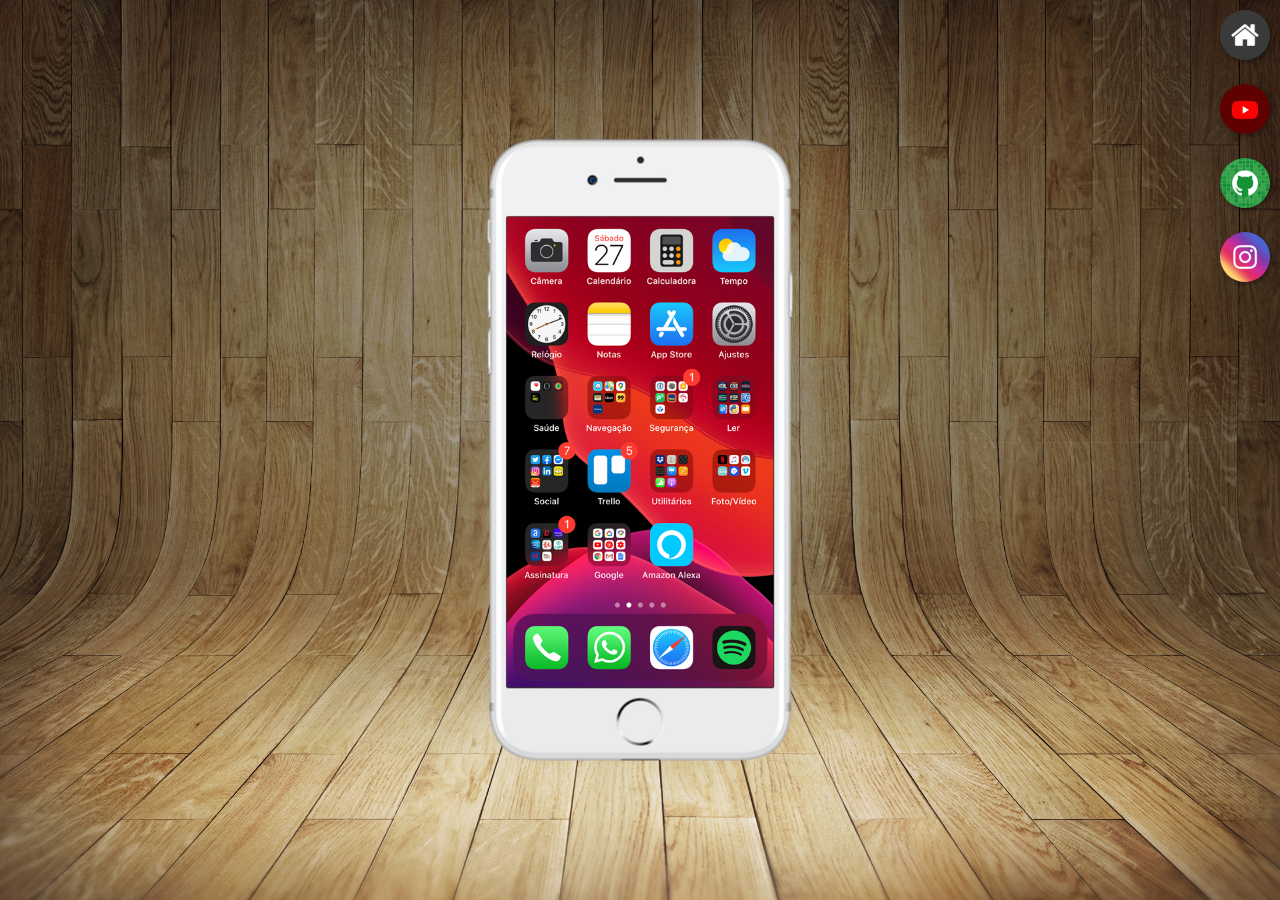
<file: index.html>
<!doctype html>
<html lang="pt-br">
  <head>
    <meta charset="UTF-8" />
    <meta name="viewport" content="width=device-width, initial-scale=1.0" />
    <link rel="shortcut icon" href="favicon.ico" type="image/x-icon" />
    <link rel="stylesheet" href="estilos/style.css" />
    <title>Projeto redes sociais</title>
  </head>
  <body>
    <main>
      <section id="telefone">
        <iframe src="home.html" name="tela" id="tela" frameborder="0">
          Seu navegador não é compátivel com isso.
        </iframe>
      </section>
      <section id="redes-sociais">
        <a href="home.html" target="tela"
          ><img src="imagens/logo-home.jpg" alt="Home"
        /></a> <br>
        <a href="youtube.html" target="tela"
          ><img src="imagens/logo-youtube.jpg" alt="Youtube"
        /></a> <br>
        <a href="github.html" target="tela"
          ><img src="imagens/logo-github.jpg" alt="Github"
        /></a> <br>
        <a href="instagram.html" target="tela"
          ><img src="imagens/logo-instagram.jpg" alt="Instagram"
        /></a> <br>
      </section>
    </main>
  </body>
</html>
</file>
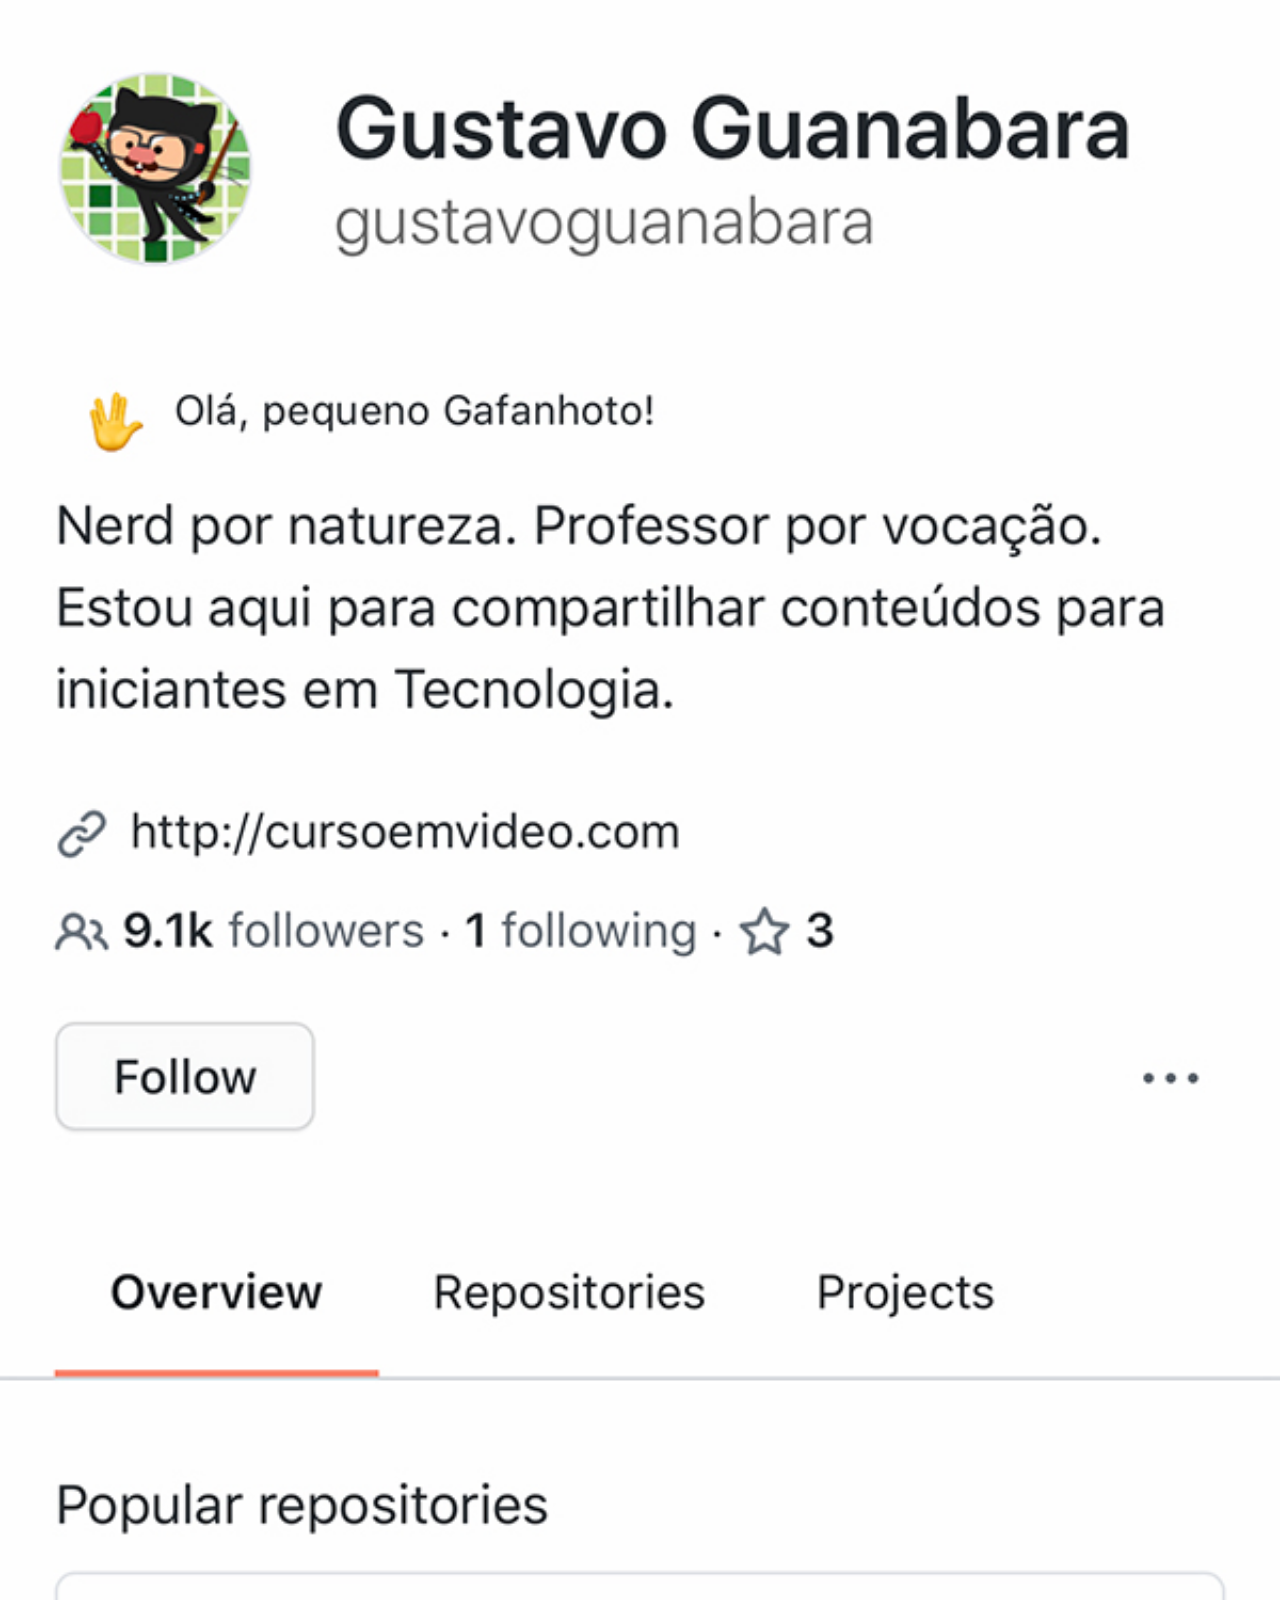
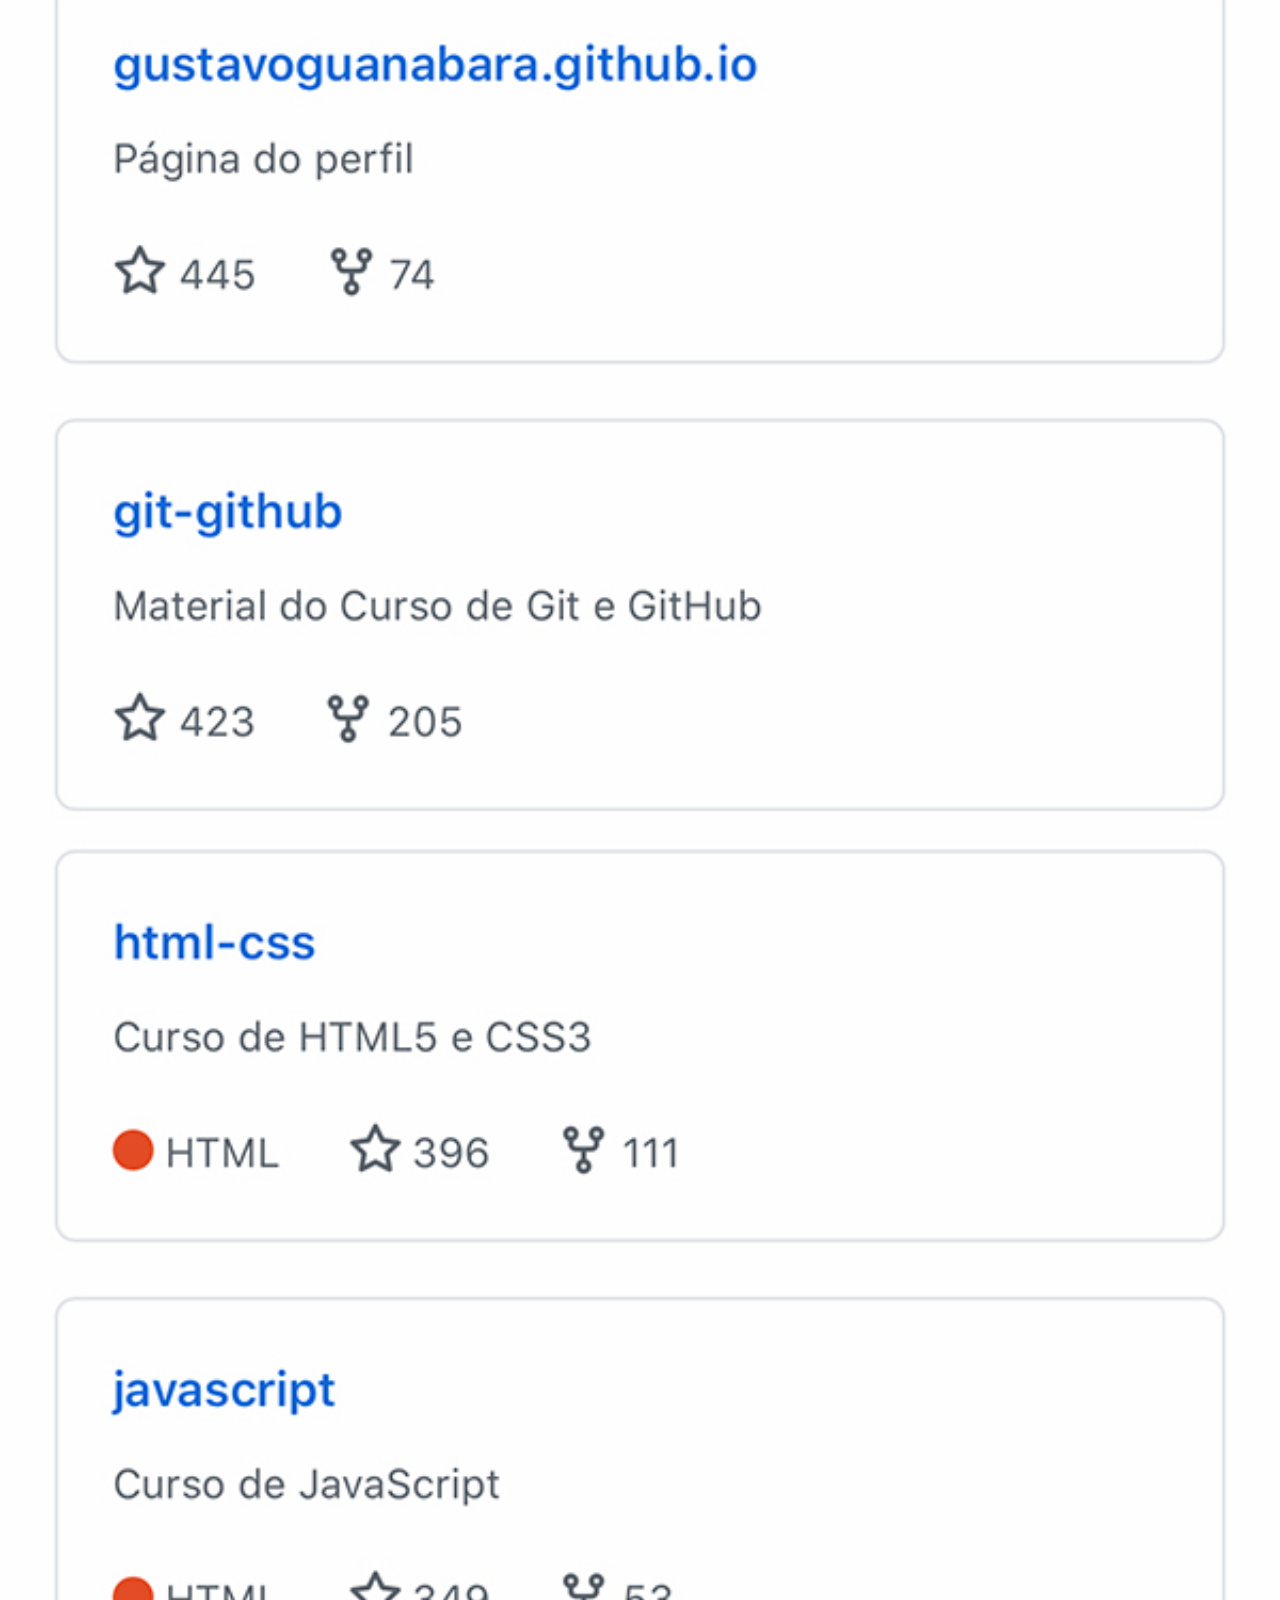
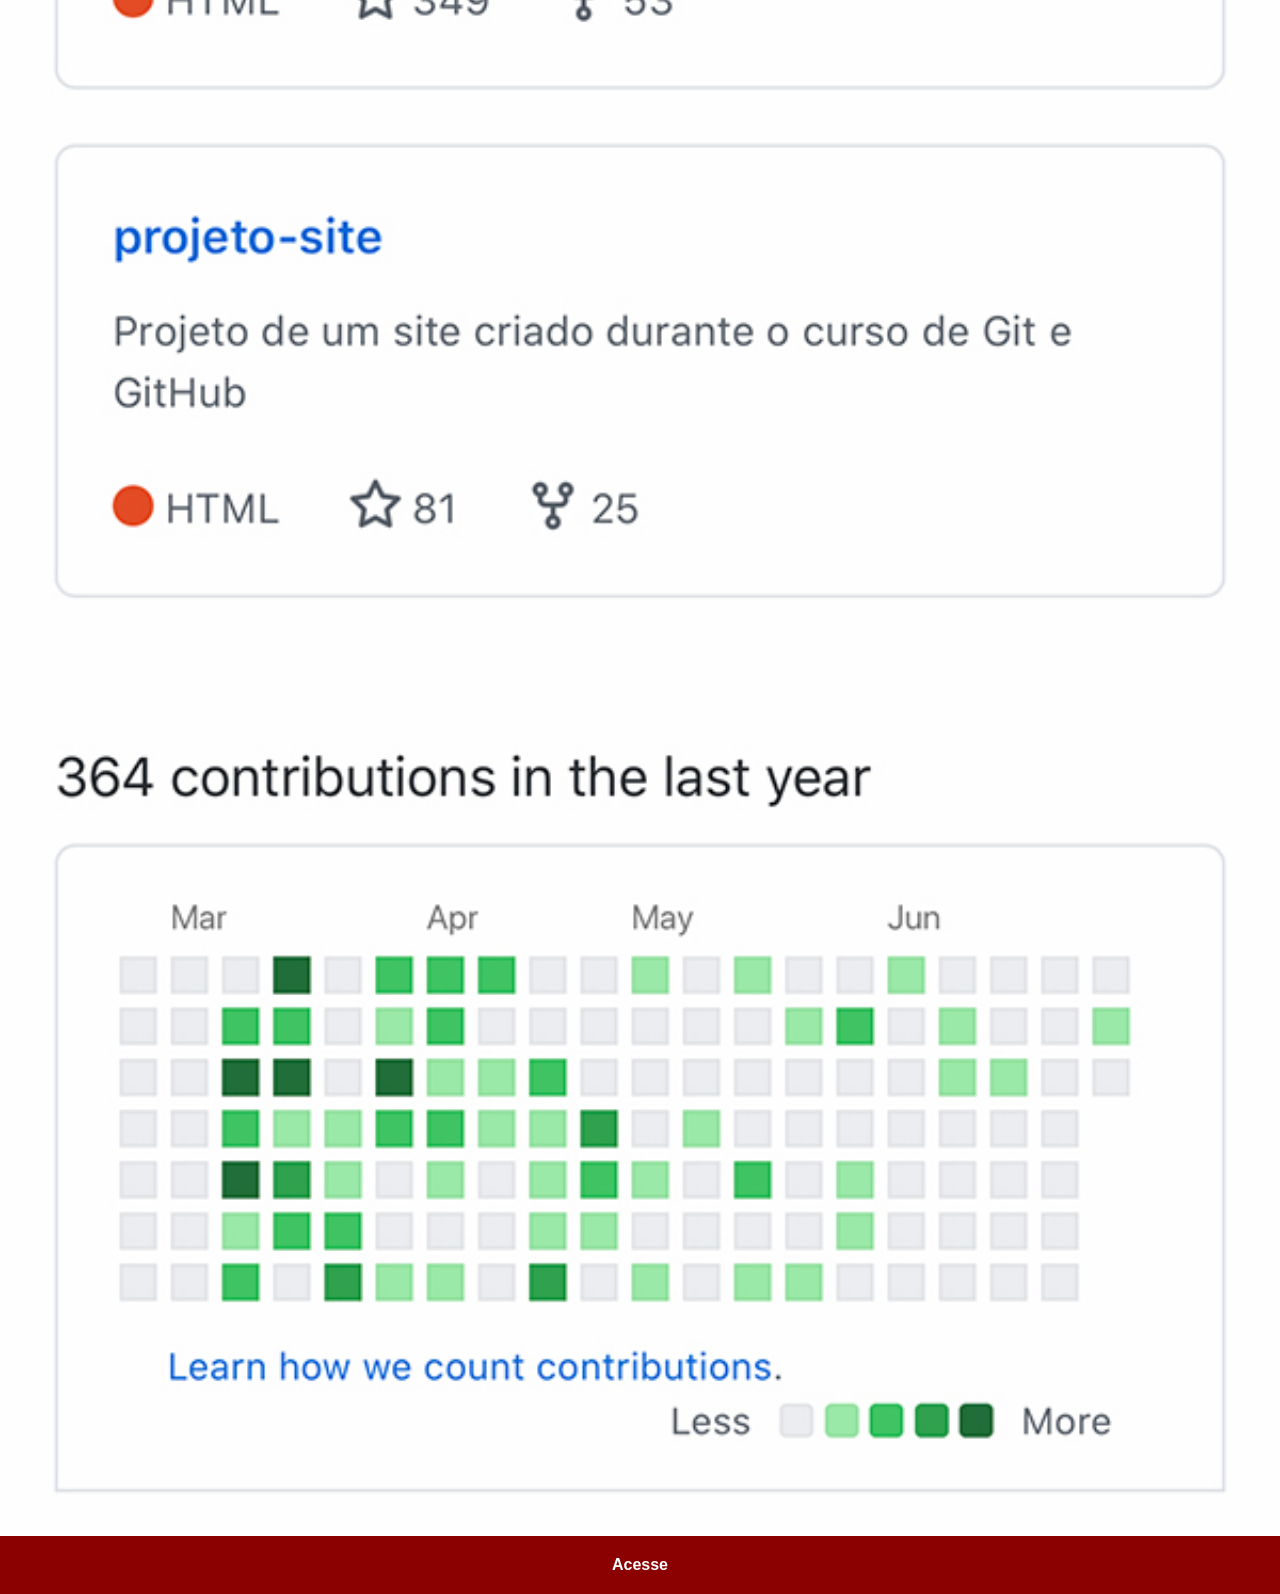
<file: github.html>
<!DOCTYPE html>
<html lang="pt-br">
<head>
    <meta charset="UTF-8">
    <meta name="viewport" content="width=device-width, initial-scale=1.0">
    <title>Github</title>
    <link rel="stylesheet" href="estilos/social.css">
</head>
<body>
    <img src="imagens/tela-github.jpg" alt="Github">
    <a href="https://github.com/gustavoguanabara/" target="_blank">Acesse</a>
</body>
</html>
</file>
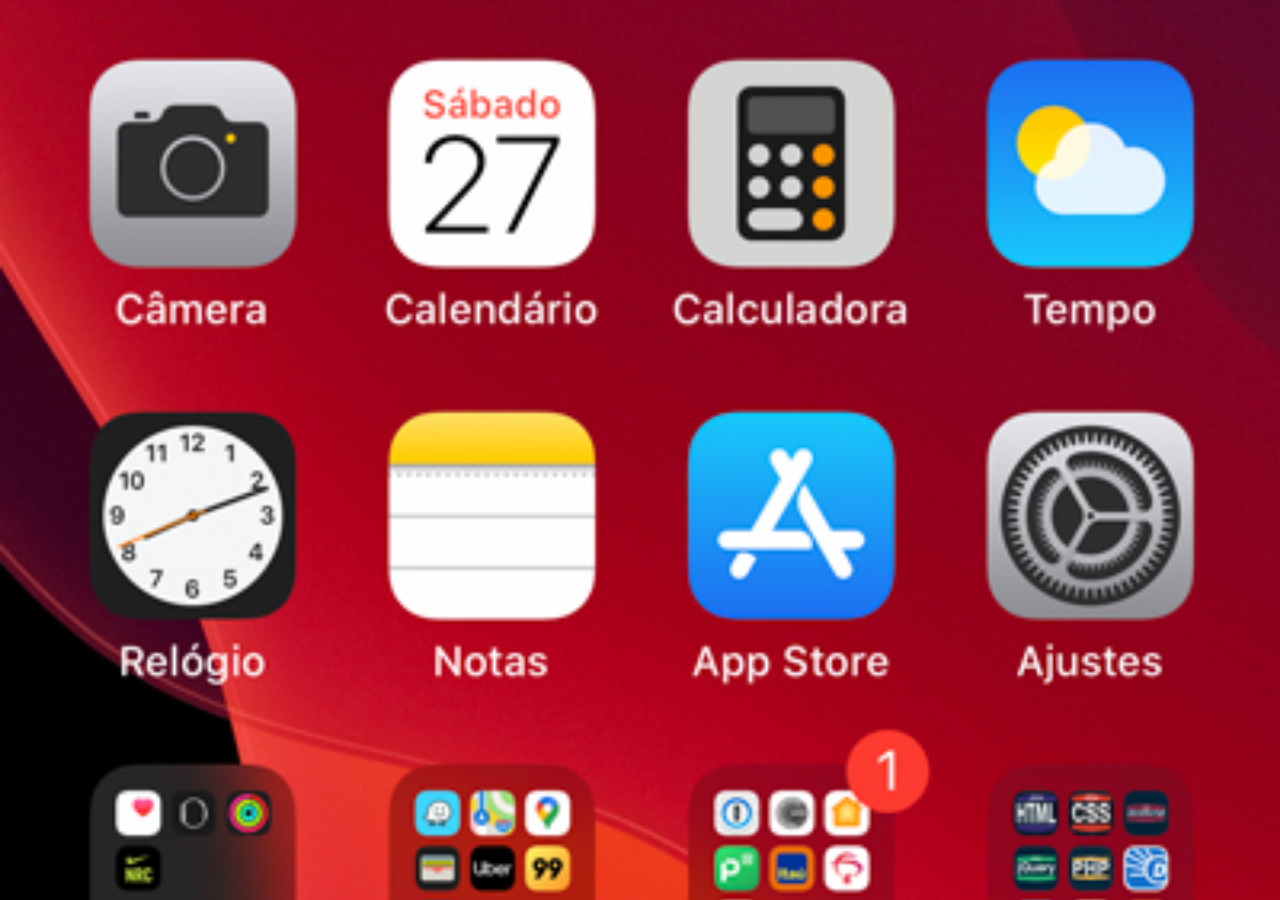
<file: home.html>
<!DOCTYPE html>
<html lang="pt-br">
<head>
    <meta charset="UTF-8">
    <meta name="viewport" content="width=device-width, initial-scale=1.0">
    <title>Document</title>
</head>
<style>
    * {
        margin: 0;
        padding: 0;
    }

    body {
        width: 100vw;
        height: 100vh;
        background: black url('imagens/tela-home.jpg') no-repeat top center fixed;
        background-size: cover;
    }
</style>
<body>
    
</body>
</html>
</file>
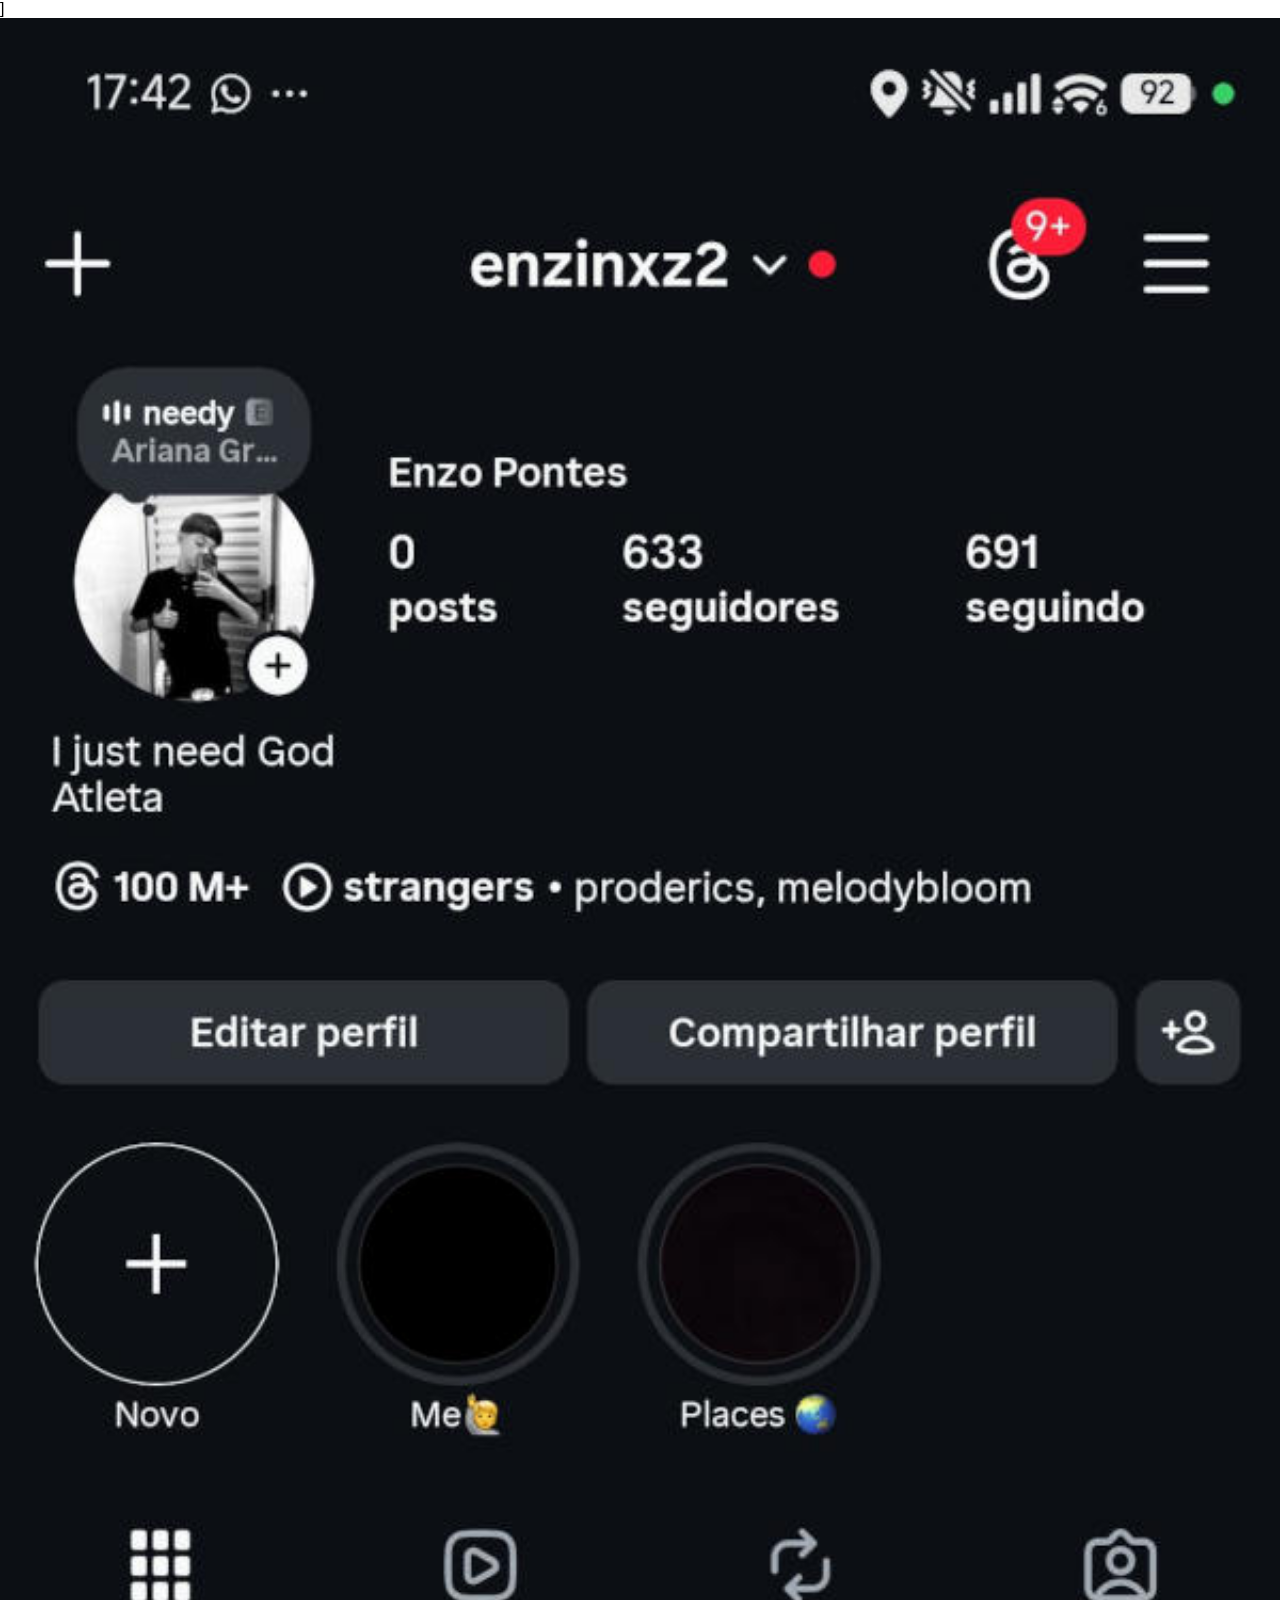
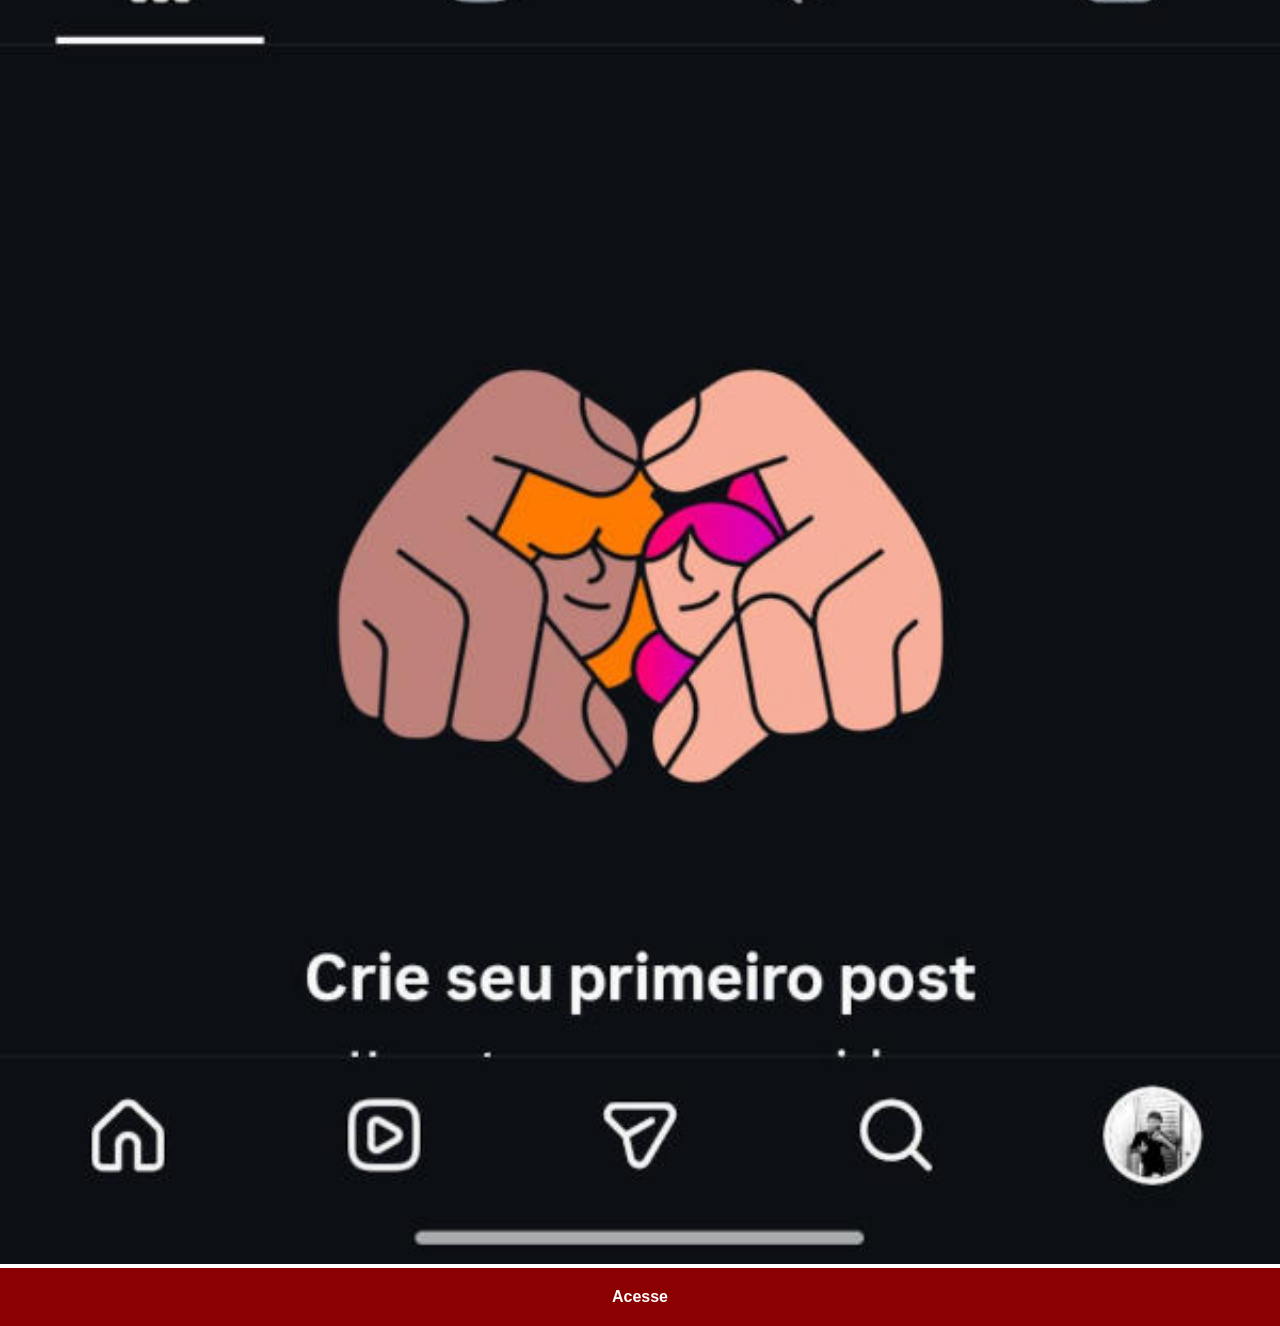
<file: instagram.html>
<!DOCTYPE html>
<html lang="pt-br">
<head>
    <meta charset="UTF-8">
    <meta name="viewport" content="width=device-width, initial-scale=1.0">
    <title>Instagram</title>]
    <link rel="stylesheet" href="estilos/social.css">
</head>
<body>
    <img src="imagens/tela-instagram.jpg" alt="Instagram">
    <a href="https://www.instagram.com/gustavoguanabara/" target="_blank">Acesse</a>
</body>
</html>
</file>
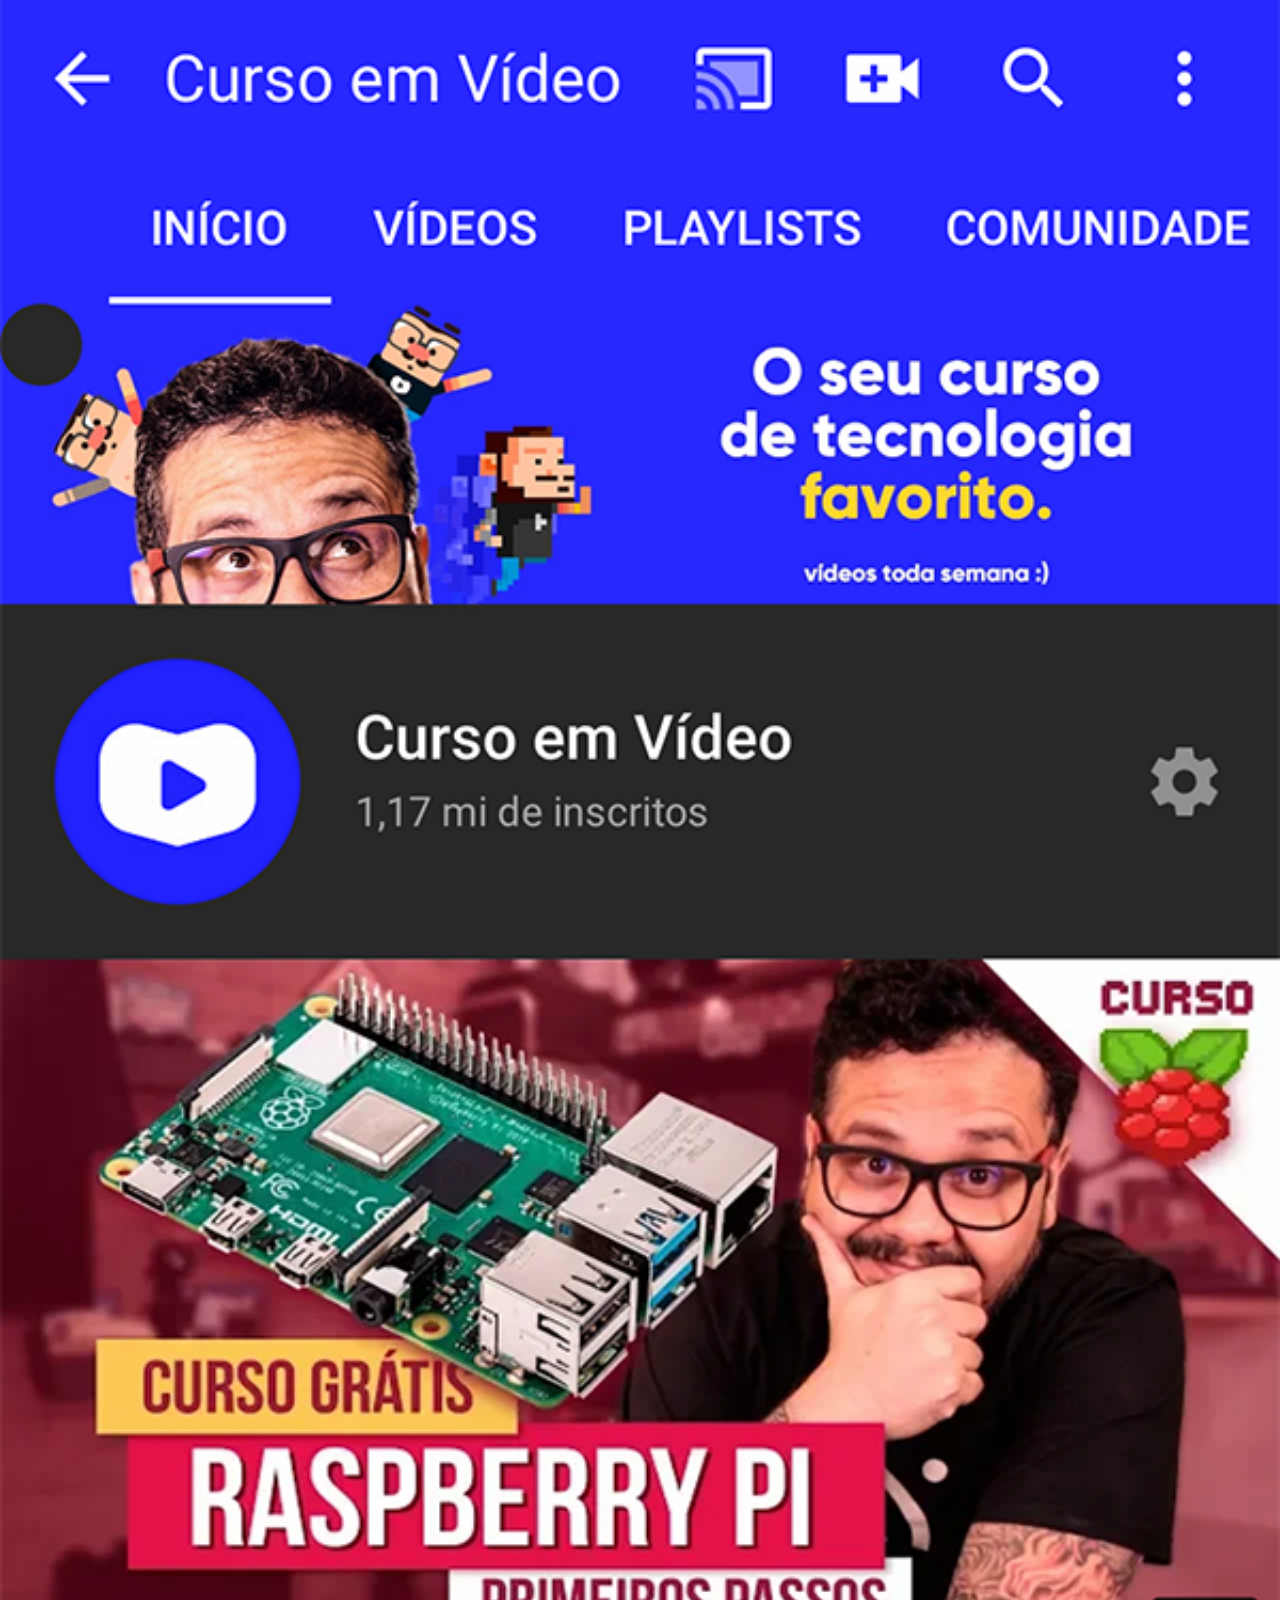
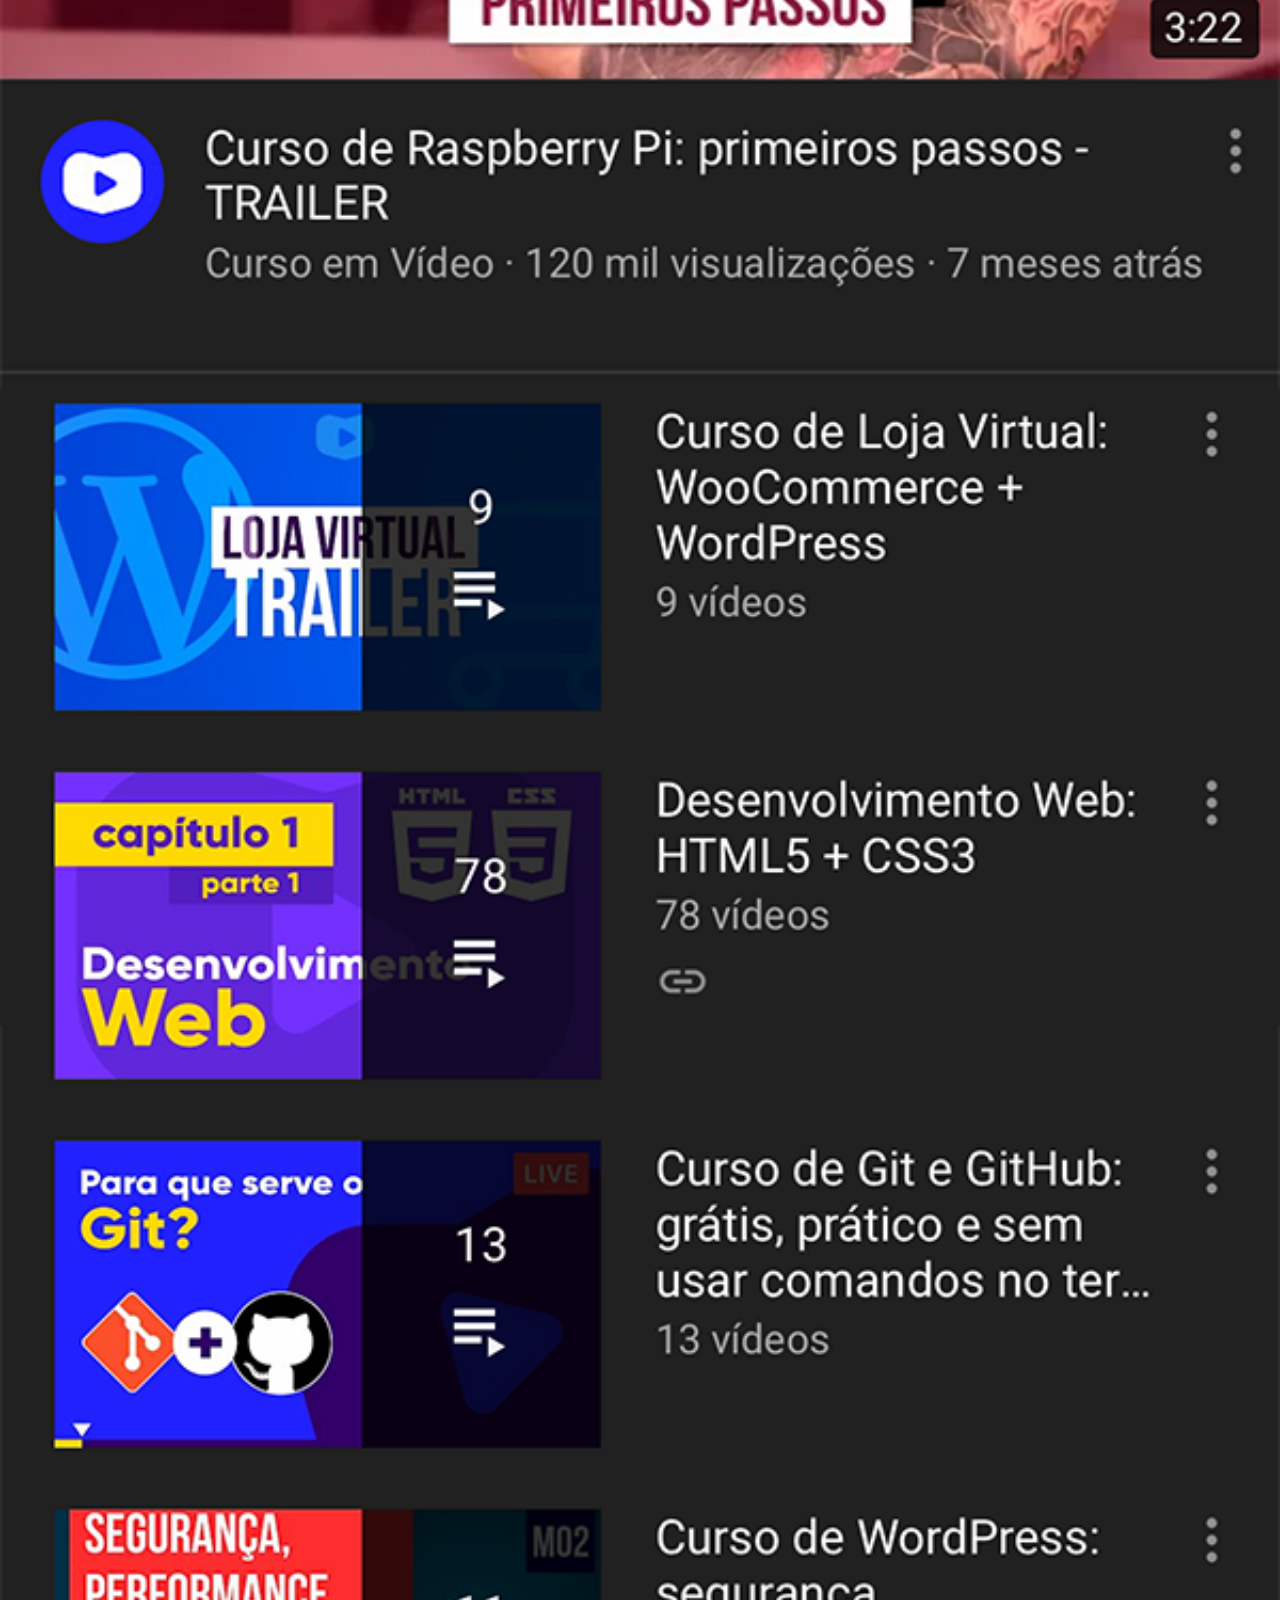
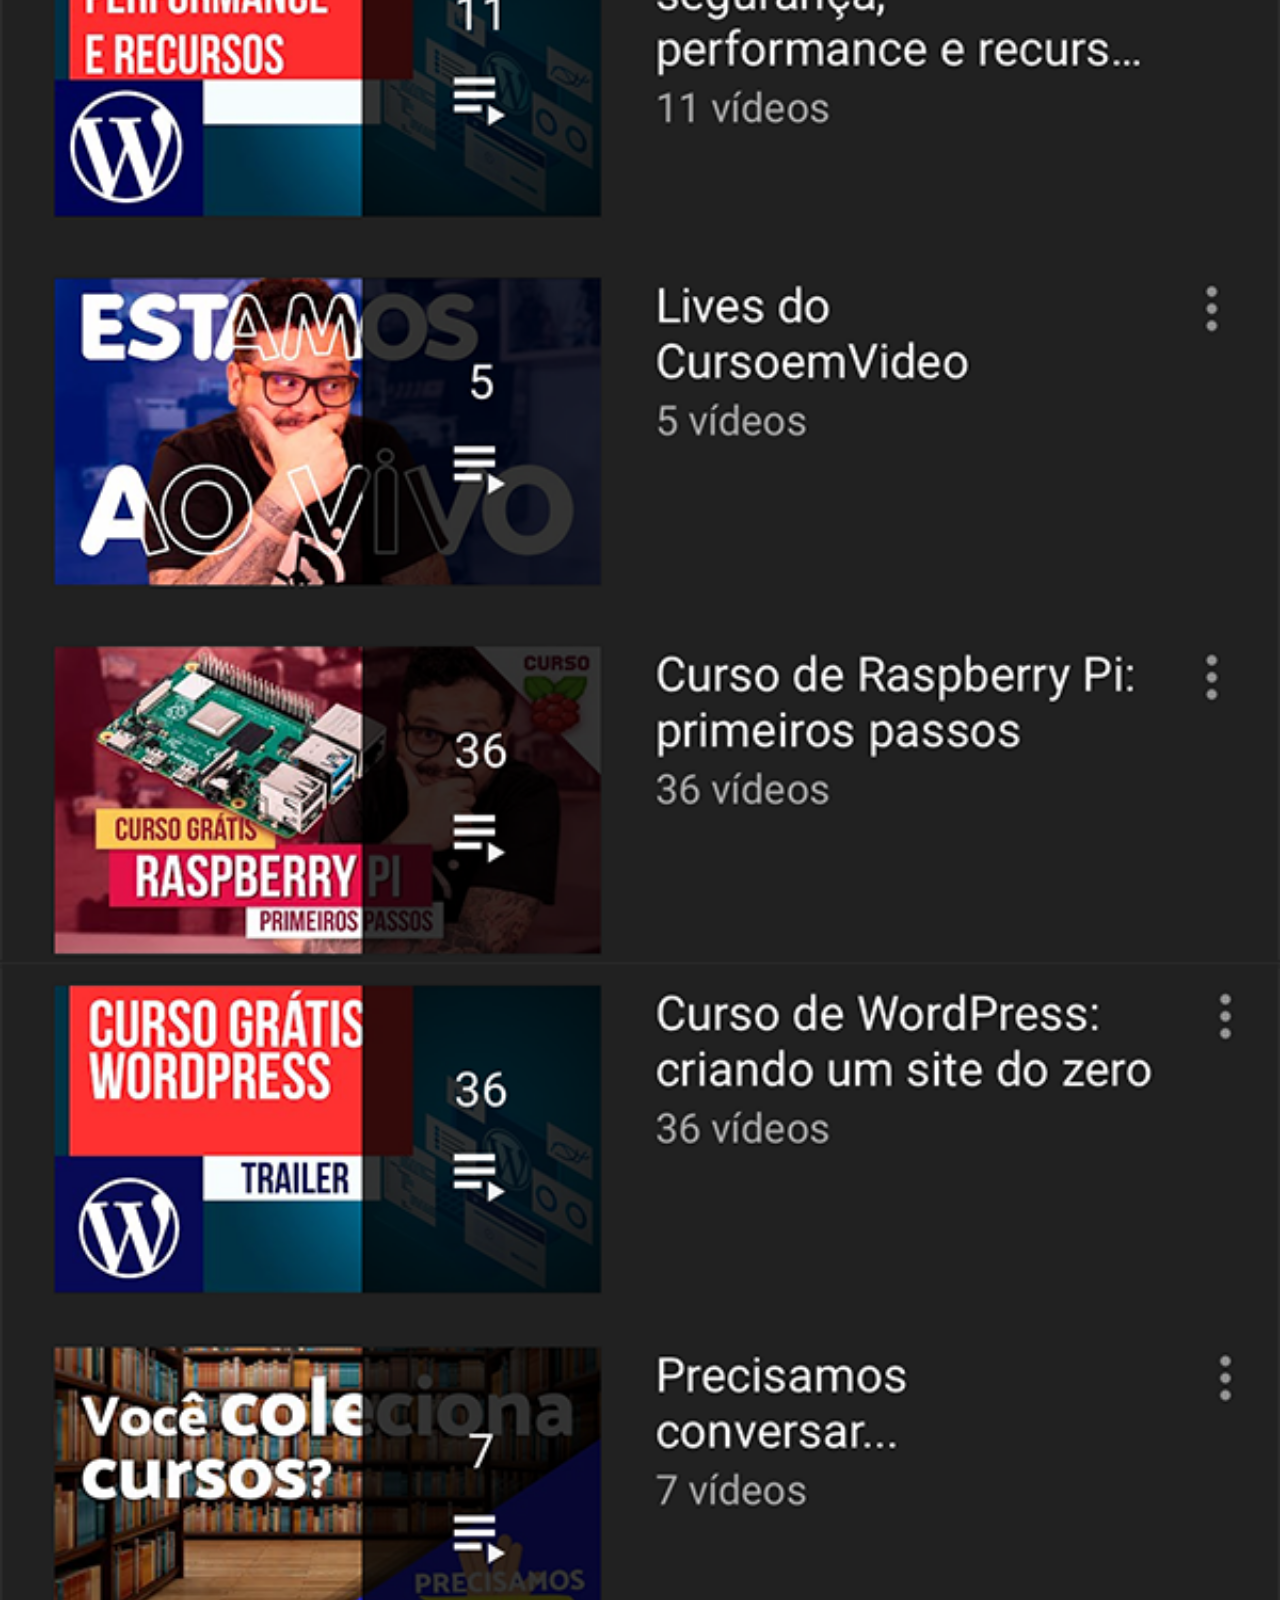
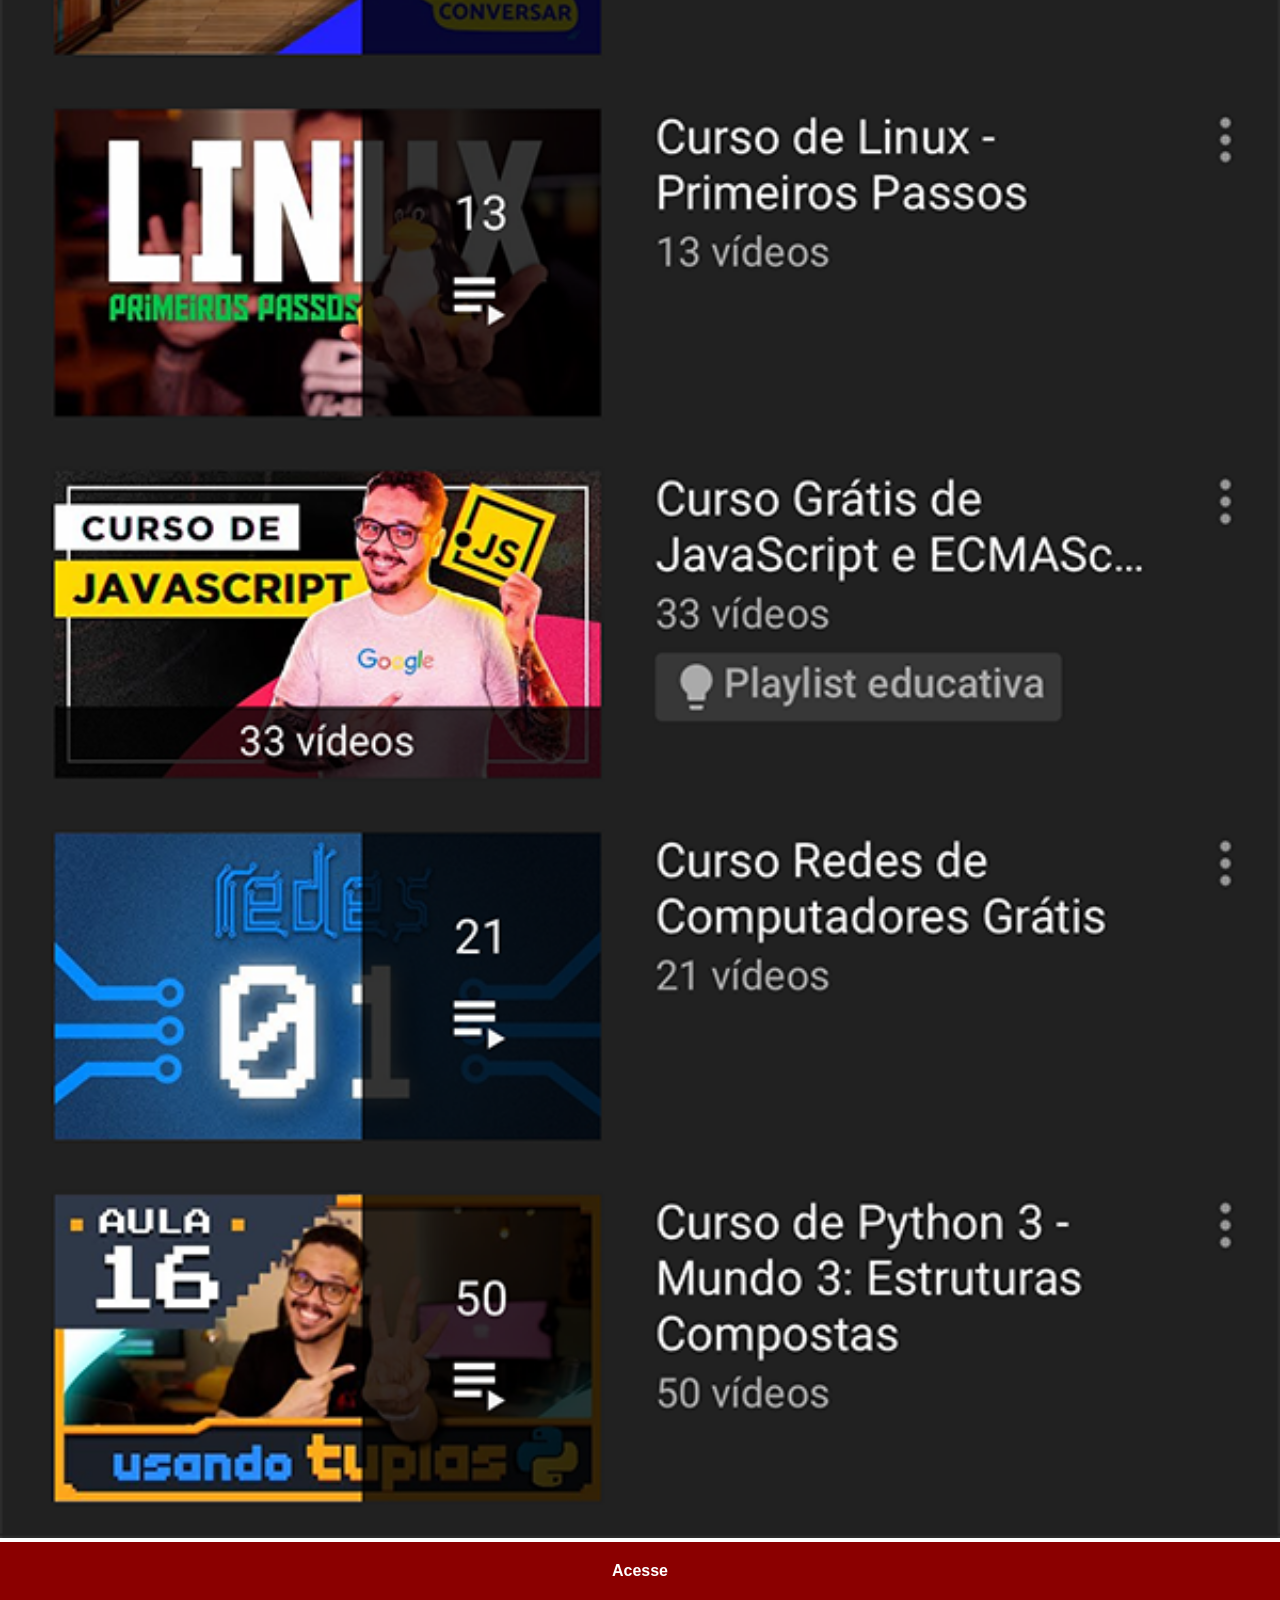
<file: youtube.html>
<!doctype html>
<html lang="pt-br">
  <head>
    <meta charset="UTF-8" />
    <meta name="viewport" content="width=device-width, initial-scale=1.0" />
    <title>Youtube</title>
    <link rel="stylesheet" href="estilos/social.css">
    </style>
  </head>
  <body>
    <img src="imagens/tela-youtube.png" alt="Youtube" />
    <a href="https://www.youtube.com/@cursoemvideo" target="_blank">Acesse</a>
  </body>
</html>
</file>
<file: estilos/style.css>
@charset "UTF-8";

* {
  margin: 0;
  padding: 0;
  font-family: Arial, Helvetica, sans-serif;
}

html,
body {
  height: 100vh;
  width: 100vw;
  background-color: black;
}

body {
  background: url(../imagens/fundo-madeira.jpg) no-repeat top center;
  background-size: cover;
  background-attachment: fixed;
}

main {
  position: relative;
  height: 100vh;
}

section#telefone {
  position: absolute;
  top: 50%;
  left: 50%;
  transform: translate(-50%, -50%);

  height: 627px;
  width: 311px;
  background: url("../imagens/frame-iphone.png") no-repeat;
}

iframe#tela {
    position: relative;
    top: 80px;
    left: 22px;
    width: 267px;
    height: 471px;
}

section#redes-sociais {
    text-align: right;
}

section#redes-sociais img {
    width: 50px;
    margin: 10px;
    border-radius: 50%;
    box-shadow: 2px 2px 5px rgba(0, 0, 0, 0.39);
    box-sizing: border-box;
}

section#redes-sociais img:hover {
    border: 2px solid rgba(255, 255, 255, 0.76);
    transform: translate(-2px, -2px);
    box-shadow: 5px 5px 10px rgba(0, 0, 0, 0.74);
    transition: transform .5s;
}
</file>
<file: estilos/social.css>
@charset "UTF-8";

      * {
  margin: 0px;
  padding: 0px;
  font-family: Arial, Helvetica, sans-serif;
}

::-webkit-scrollbar {
  width: 0px;
  height: 0px;
}

img {
  width: 100vw;
}

a {
  display: block;
  background-color: darkred;
  padding: 20px;
  text-align: center;
  font-weight: bolder;
  text-decoration: none;
  color: white;
}

a:hover {
  background-color: rgb(197, 2, 2);
  transition: all 200ms;
}
</file>
